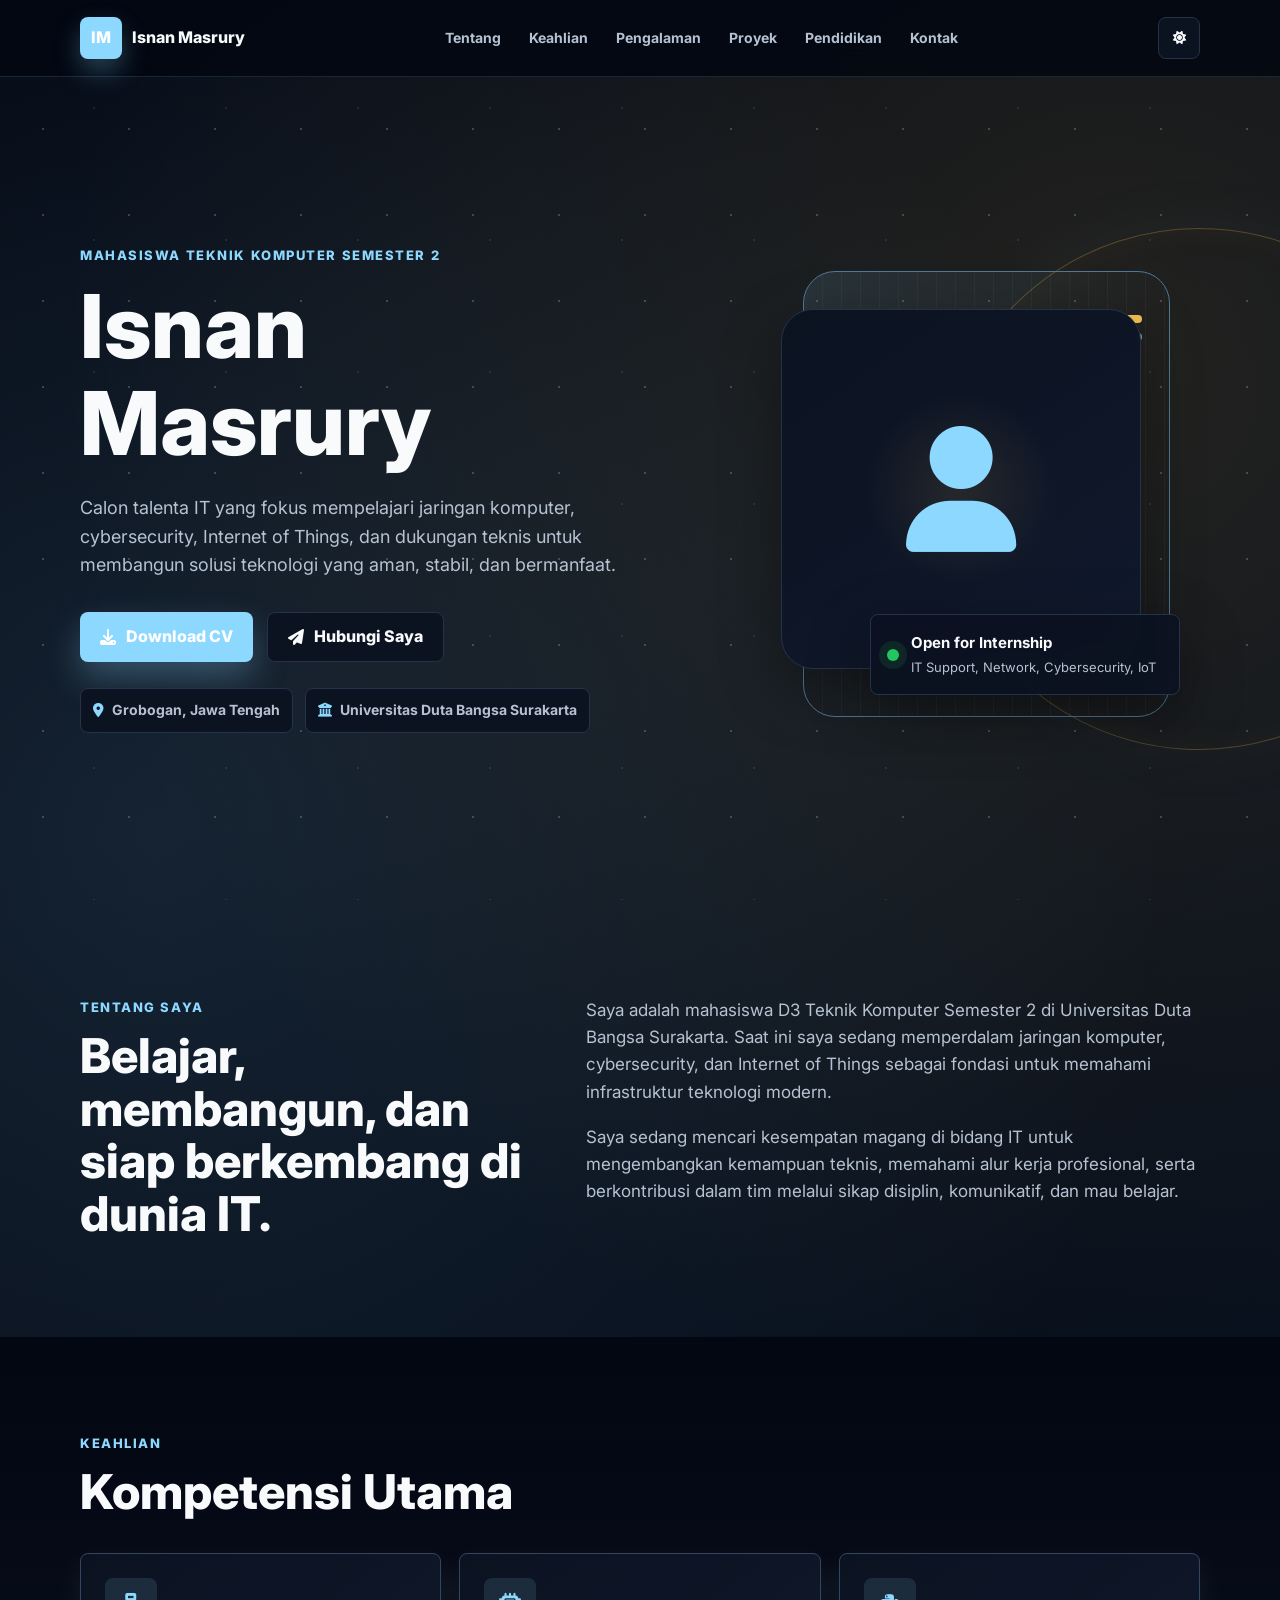
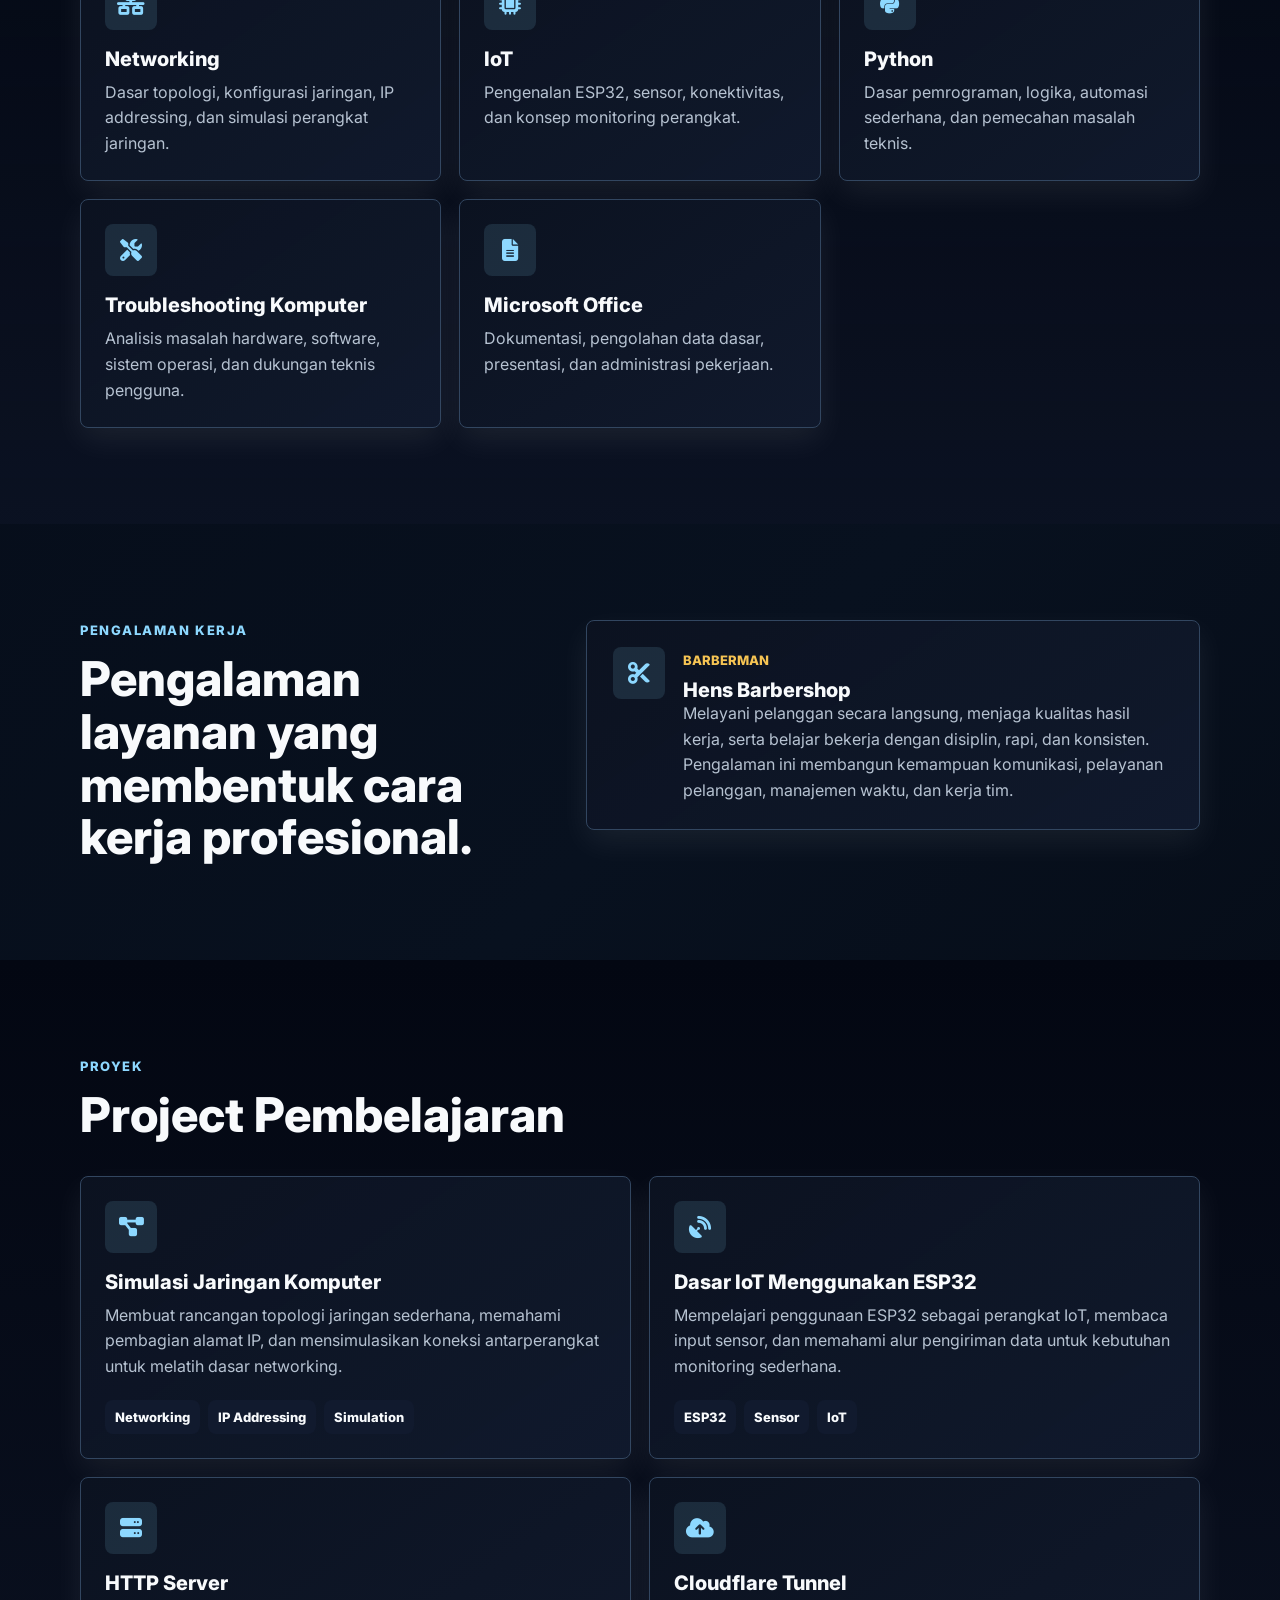
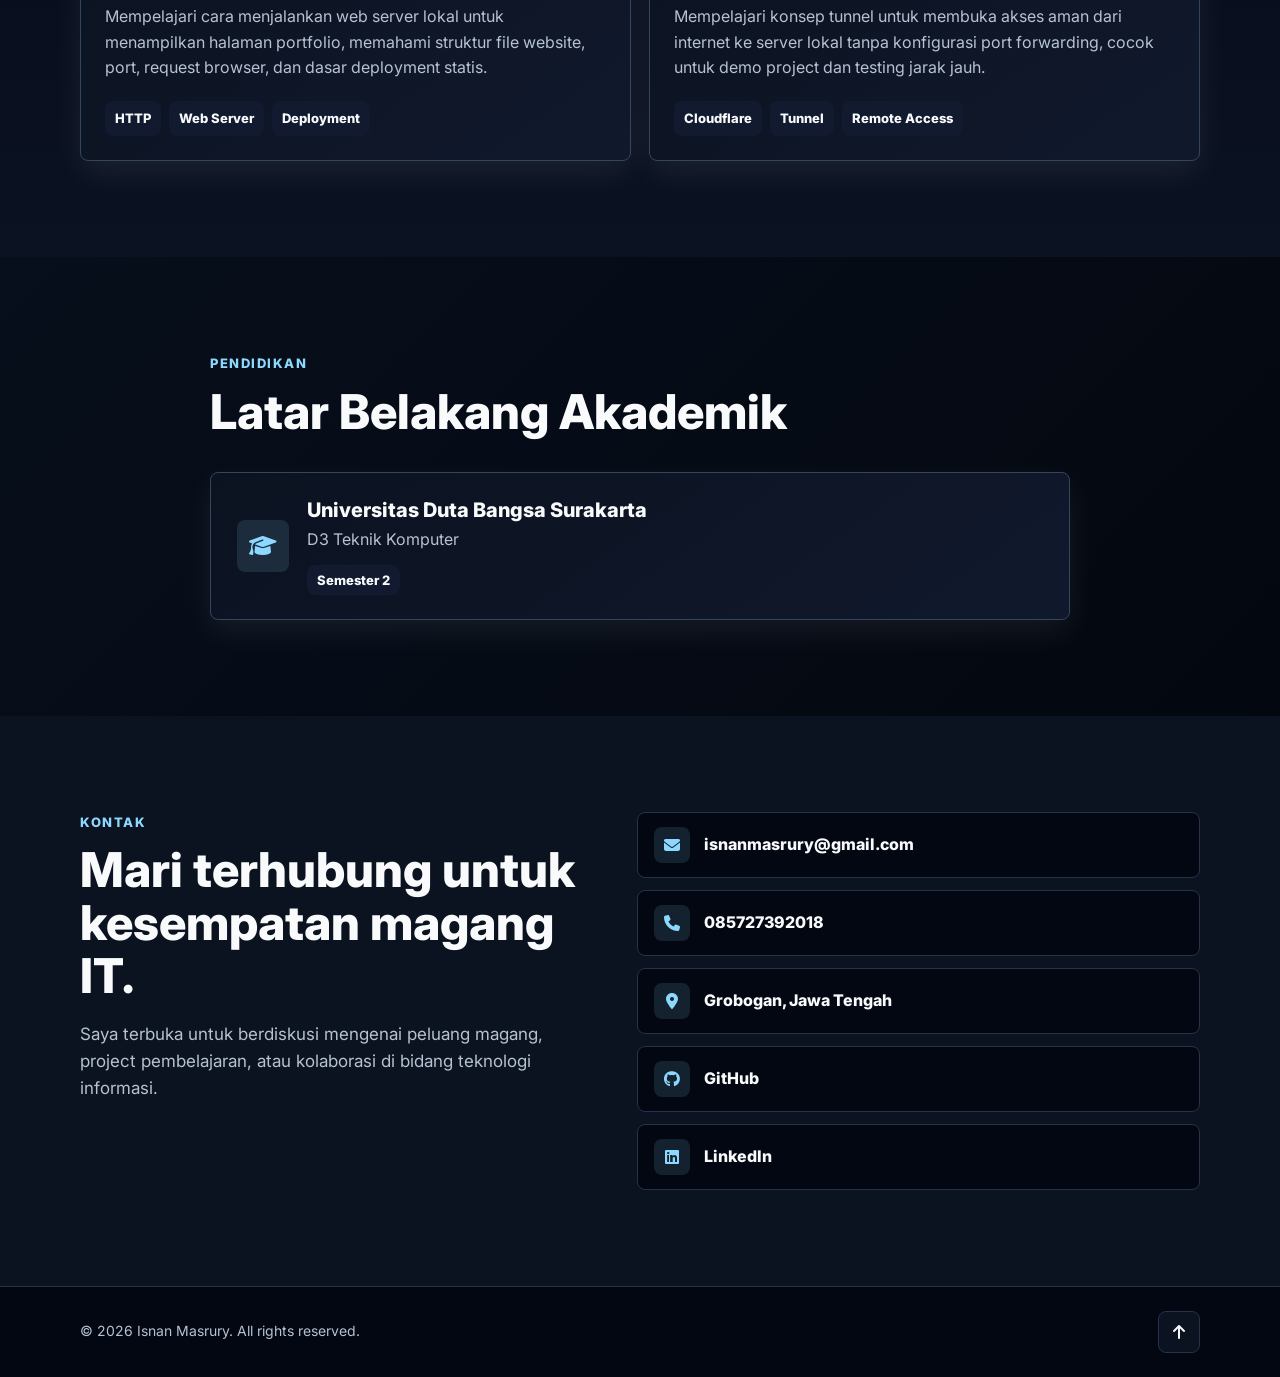
<file: index.html>
<!DOCTYPE html>
<html lang="id">
<head>
  <meta charset="UTF-8">
  <meta name="viewport" content="width=device-width, initial-scale=1.0, viewport-fit=cover">
  <title>Isnan Masrury | Portfolio</title>
  <meta name="description" content="Portfolio pribadi Isnan Masrury, mahasiswa D3 Teknik Komputer yang berfokus pada networking, cybersecurity, IoT, dan teknologi informasi.">
  <link rel="preconnect" href="https://fonts.googleapis.com">
  <link rel="preconnect" href="https://fonts.gstatic.com" crossorigin>
  <link href="https://fonts.googleapis.com/css2?family=Inter:wght@400;500;600;700;800&display=swap" rel="stylesheet">
  <link rel="stylesheet" href="https://cdnjs.cloudflare.com/ajax/libs/font-awesome/6.5.2/css/all.min.css">
  <link rel="stylesheet" href="style.css?v=interstellar-2">
</head>
<body>
  <header class="site-header" id="top">
    <nav class="navbar container" aria-label="Navigasi utama">
      <a href="#top" class="brand" aria-label="Beranda Isnan Masrury">
        <span class="brand-mark">IM</span>
        <span>Isnan Masrury</span>
      </a>

      <button class="nav-toggle" type="button" aria-label="Buka menu" aria-expanded="false">
        <i class="fa-solid fa-bars"></i>
      </button>

      <div class="nav-menu">
        <a href="#about">Tentang</a>
        <a href="#skills">Keahlian</a>
        <a href="#experience">Pengalaman</a>
        <a href="#projects">Proyek</a>
        <a href="#education">Pendidikan</a>
        <a href="#contact">Kontak</a>
      </div>

      <button class="theme-toggle" type="button" aria-label="Ganti mode gelap">
        <i class="fa-solid fa-moon"></i>
      </button>
    </nav>
  </header>

  <main>
    <section class="hero section">
      <div class="container hero-grid">
        <div class="hero-copy reveal">
          <p class="eyebrow">Mahasiswa Teknik Komputer Semester 2</p>
          <h1>Isnan Masrury</h1>
          <p class="hero-text">
            Calon talenta IT yang fokus mempelajari jaringan komputer, cybersecurity, Internet of Things,
            dan dukungan teknis untuk membangun solusi teknologi yang aman, stabil, dan bermanfaat.
          </p>
          <div class="hero-actions">
            <a class="btn btn-primary" href="cv-isnan-masrury.pdf" download="CV-Isnan-Masrury.pdf">
              <i class="fa-solid fa-download"></i>
              Download CV
            </a>
            <a class="btn btn-secondary" href="#contact">
              <i class="fa-solid fa-paper-plane"></i>
              Hubungi Saya
            </a>
          </div>
          <div class="hero-meta" aria-label="Informasi ringkas">
            <span><i class="fa-solid fa-location-dot"></i> Grobogan, Jawa Tengah</span>
            <span><i class="fa-solid fa-building-columns"></i> Universitas Duta Bangsa Surakarta</span>
          </div>
        </div>

        <div class="profile-panel reveal">
          <div class="profile-photo" aria-label="Foto profil placeholder">
            <i class="fa-solid fa-user"></i>
          </div>
          <div class="profile-card">
            <span class="status-dot"></span>
            <div>
              <strong>Open for Internship</strong>
              <p>IT Support, Network, Cybersecurity, IoT</p>
            </div>
          </div>
        </div>
      </div>
    </section>

    <section class="section" id="about">
      <div class="container split-section">
        <div class="section-heading reveal">
          <p class="eyebrow">Tentang Saya</p>
          <h2>Belajar, membangun, dan siap berkembang di dunia IT.</h2>
        </div>
        <div class="section-content reveal">
          <p>
            Saya adalah mahasiswa D3 Teknik Komputer Semester 2 di Universitas Duta Bangsa Surakarta.
            Saat ini saya sedang memperdalam jaringan komputer, cybersecurity, dan Internet of Things
            sebagai fondasi untuk memahami infrastruktur teknologi modern.
          </p>
          <p>
            Saya sedang mencari kesempatan magang di bidang IT untuk mengembangkan kemampuan teknis,
            memahami alur kerja profesional, serta berkontribusi dalam tim melalui sikap disiplin,
            komunikatif, dan mau belajar.
          </p>
        </div>
      </div>
    </section>

    <section class="section section-muted" id="skills">
      <div class="container">
        <div class="section-title reveal">
          <p class="eyebrow">Keahlian</p>
          <h2>Kompetensi Utama</h2>
        </div>
        <div class="skills-grid">
          <article class="skill-card reveal">
            <i class="fa-solid fa-network-wired"></i>
            <h3>Networking</h3>
            <p>Dasar topologi, konfigurasi jaringan, IP addressing, dan simulasi perangkat jaringan.</p>
          </article>
          <article class="skill-card reveal">
            <i class="fa-solid fa-microchip"></i>
            <h3>IoT</h3>
            <p>Pengenalan ESP32, sensor, konektivitas, dan konsep monitoring perangkat.</p>
          </article>
          <article class="skill-card reveal">
            <i class="fa-brands fa-python"></i>
            <h3>Python</h3>
            <p>Dasar pemrograman, logika, automasi sederhana, dan pemecahan masalah teknis.</p>
          </article>
          <article class="skill-card reveal">
            <i class="fa-solid fa-screwdriver-wrench"></i>
            <h3>Troubleshooting Komputer</h3>
            <p>Analisis masalah hardware, software, sistem operasi, dan dukungan teknis pengguna.</p>
          </article>
          <article class="skill-card reveal">
            <i class="fa-solid fa-file-lines"></i>
            <h3>Microsoft Office</h3>
            <p>Dokumentasi, pengolahan data dasar, presentasi, dan administrasi pekerjaan.</p>
          </article>
        </div>
      </div>
    </section>

    <section class="section" id="experience">
      <div class="container split-section">
        <div class="section-heading reveal">
          <p class="eyebrow">Pengalaman Kerja</p>
          <h2>Pengalaman layanan yang membentuk cara kerja profesional.</h2>
        </div>
        <article class="timeline-card reveal">
          <div class="timeline-icon">
            <i class="fa-solid fa-scissors"></i>
          </div>
          <div>
            <span class="timeline-label">Barberman</span>
            <h3>Hens Barbershop</h3>
            <p>
              Melayani pelanggan secara langsung, menjaga kualitas hasil kerja, serta belajar bekerja
              dengan disiplin, rapi, dan konsisten. Pengalaman ini membangun kemampuan komunikasi,
              pelayanan pelanggan, manajemen waktu, dan kerja tim.
            </p>
          </div>
        </article>
      </div>
    </section>

    <section class="section section-muted" id="projects">
      <div class="container">
        <div class="section-title reveal">
          <p class="eyebrow">Proyek</p>
          <h2>Project Pembelajaran</h2>
        </div>
        <div class="projects-grid">
          <article class="project-card reveal">
            <div class="project-icon">
              <i class="fa-solid fa-diagram-project"></i>
            </div>
            <h3>Simulasi Jaringan Komputer</h3>
            <p>
              Membuat rancangan topologi jaringan sederhana, memahami pembagian alamat IP, dan
              mensimulasikan koneksi antarperangkat untuk melatih dasar networking.
            </p>
            <div class="project-tags">
              <span>Networking</span>
              <span>IP Addressing</span>
              <span>Simulation</span>
            </div>
          </article>
          <article class="project-card reveal">
            <div class="project-icon">
              <i class="fa-solid fa-satellite-dish"></i>
            </div>
            <h3>Dasar IoT Menggunakan ESP32</h3>
            <p>
              Mempelajari penggunaan ESP32 sebagai perangkat IoT, membaca input sensor, dan memahami
              alur pengiriman data untuk kebutuhan monitoring sederhana.
            </p>
            <div class="project-tags">
              <span>ESP32</span>
              <span>Sensor</span>
              <span>IoT</span>
            </div>
          </article>
          <article class="project-card reveal">
            <div class="project-icon">
              <i class="fa-solid fa-server"></i>
            </div>
            <h3>HTTP Server</h3>
            <p>
              Mempelajari cara menjalankan web server lokal untuk menampilkan halaman portfolio,
              memahami struktur file website, port, request browser, dan dasar deployment statis.
            </p>
            <div class="project-tags">
              <span>HTTP</span>
              <span>Web Server</span>
              <span>Deployment</span>
            </div>
          </article>
          <article class="project-card reveal">
            <div class="project-icon">
              <i class="fa-solid fa-cloud-arrow-up"></i>
            </div>
            <h3>Cloudflare Tunnel</h3>
            <p>
              Mempelajari konsep tunnel untuk membuka akses aman dari internet ke server lokal
              tanpa konfigurasi port forwarding, cocok untuk demo project dan testing jarak jauh.
            </p>
            <div class="project-tags">
              <span>Cloudflare</span>
              <span>Tunnel</span>
              <span>Remote Access</span>
            </div>
          </article>
        </div>
      </div>
    </section>

    <section class="section" id="education">
      <div class="container education-wrap">
        <div class="section-title reveal">
          <p class="eyebrow">Pendidikan</p>
          <h2>Latar Belakang Akademik</h2>
        </div>
        <article class="education-card reveal">
          <div class="education-icon">
            <i class="fa-solid fa-graduation-cap"></i>
          </div>
          <div>
            <h3>Universitas Duta Bangsa Surakarta</h3>
            <p>D3 Teknik Komputer</p>
            <span>Semester 2</span>
          </div>
        </article>
      </div>
    </section>

    <section class="section contact-section" id="contact">
      <div class="container contact-grid">
        <div class="section-heading reveal">
          <p class="eyebrow">Kontak</p>
          <h2>Mari terhubung untuk kesempatan magang IT.</h2>
          <p>
            Saya terbuka untuk berdiskusi mengenai peluang magang, project pembelajaran, atau
            kolaborasi di bidang teknologi informasi.
          </p>
        </div>
        <div class="contact-list reveal">
          <a href="mailto:isnanmasrury@gmail.com">
            <i class="fa-solid fa-envelope"></i>
            <span>isnanmasrury@gmail.com</span>
          </a>
          <a href="tel:+6285727392018">
            <i class="fa-solid fa-phone"></i>
            <span>085727392018</span>
          </a>
          <a href="https://www.google.com/maps/search/Grobogan,+Jawa+Tengah" target="_blank" rel="noopener">
            <i class="fa-solid fa-location-dot"></i>
            <span>Grobogan, Jawa Tengah</span>
          </a>
          <a href="https://github.com/username" target="_blank" rel="noopener">
            <i class="fa-brands fa-github"></i>
            <span>GitHub</span>
          </a>
          <a href="https://www.linkedin.com/in/username" target="_blank" rel="noopener">
            <i class="fa-brands fa-linkedin"></i>
            <span>LinkedIn</span>
          </a>
        </div>
      </div>
    </section>
  </main>

  <footer class="footer">
    <div class="container footer-inner">
      <p>&copy; <span id="year"></span> Isnan Masrury. All rights reserved.</p>
      <a href="#top" aria-label="Kembali ke atas">
        <i class="fa-solid fa-arrow-up"></i>
      </a>
    </div>
  </footer>

  <script src="script.js?v=interstellar-2"></script>
</body>
</html>
</file>
<file: style.css>
:root {
  --bg: #f7f9fc;
  --surface: #ffffff;
  --surface-soft: #eef3f8;
  --text: #101828;
  --muted: #667085;
  --line: #d9e2ec;
  --primary: #0f766e;
  --primary-dark: #115e59;
  --accent: #f59e0b;
  --shadow: 0 20px 60px rgba(16, 24, 40, 0.12);
  --radius: 8px;
}

[data-theme="dark"] {
  --bg: #030712;
  --surface: #0b1220;
  --surface-soft: #111a2e;
  --text: #f8fafc;
  --muted: #b6c2d1;
  --line: #26324a;
  --primary: #8dd8ff;
  --primary-dark: #38bdf8;
  --accent: #f6c453;
  --shadow: 0 20px 60px rgba(0, 0, 0, 0.35);
}

* {
  box-sizing: border-box;
  margin: 0;
  padding: 0;
}

html {
  scroll-behavior: smooth;
}

body {
  min-height: 100vh;
  background:
    radial-gradient(circle at 12% 18%, color-mix(in srgb, var(--primary) 12%, transparent), transparent 26%),
    radial-gradient(circle at 86% 8%, rgba(246, 196, 83, 0.12), transparent 24%),
    linear-gradient(135deg, var(--bg) 0%, #08111f 52%, #02040a 100%);
  color: var(--text);
  font-family: "Inter", Arial, sans-serif;
  line-height: 1.6;
}

body::before {
  content: "";
  position: fixed;
  inset: 0;
  z-index: -1;
  pointer-events: none;
  background-image:
    radial-gradient(circle, rgba(255, 255, 255, 0.72) 0 1px, transparent 1px),
    radial-gradient(circle, rgba(141, 216, 255, 0.42) 0 1px, transparent 1px);
  background-position: 0 0, 28px 42px;
  background-size: 86px 86px, 132px 132px;
  opacity: 0.28;
}

a {
  color: inherit;
  text-decoration: none;
}

.container {
  width: min(1120px, calc(100% - 40px));
  margin: 0 auto;
}

.site-header {
  position: sticky;
  top: 0;
  z-index: 50;
  border-bottom: 1px solid color-mix(in srgb, var(--line) 70%, transparent);
  background: color-mix(in srgb, var(--bg) 88%, transparent);
  backdrop-filter: blur(18px);
}

.navbar {
  display: flex;
  align-items: center;
  justify-content: space-between;
  min-height: 76px;
  gap: 16px;
}

.brand {
  display: inline-flex;
  align-items: center;
  gap: 10px;
  font-weight: 800;
  letter-spacing: 0;
}

.brand-mark {
  display: grid;
  place-items: center;
  width: 42px;
  height: 42px;
  border-radius: var(--radius);
  background: var(--primary);
  color: #ffffff;
  box-shadow: 0 12px 26px color-mix(in srgb, var(--primary) 28%, transparent);
}

.nav-menu {
  display: flex;
  align-items: center;
  gap: 4px;
}

.nav-menu a {
  border-radius: var(--radius);
  color: var(--muted);
  font-size: 14px;
  font-weight: 700;
  padding: 10px 12px;
  transition: 0.25s ease;
}

.nav-menu a:hover {
  background: var(--surface-soft);
  color: var(--text);
}

.theme-toggle,
.nav-toggle,
.footer a {
  display: grid;
  place-items: center;
  width: 42px;
  height: 42px;
  border: 1px solid var(--line);
  border-radius: var(--radius);
  background: var(--surface);
  color: var(--text);
  cursor: pointer;
  transition: 0.25s ease;
}

.theme-toggle:hover,
.nav-toggle:hover,
.footer a:hover {
  transform: translateY(-2px);
  border-color: var(--primary);
  color: var(--primary);
}

.nav-toggle {
  display: none;
}

.section {
  padding: 96px 0;
}

.section-muted {
  background:
    linear-gradient(180deg, transparent, color-mix(in srgb, var(--surface-soft) 56%, transparent)),
    var(--bg);
}

.hero {
  position: relative;
  min-height: calc(100vh - 76px);
  display: flex;
  align-items: center;
  overflow: hidden;
}

.hero::before {
  content: "";
  position: absolute;
  right: -180px;
  top: 50%;
  width: 520px;
  height: 520px;
  border: 1px solid color-mix(in srgb, var(--accent) 48%, transparent);
  border-radius: 50%;
  transform: translateY(-50%) rotate(-18deg);
  box-shadow:
    inset 0 0 42px rgba(246, 196, 83, 0.08),
    0 0 80px rgba(141, 216, 255, 0.08);
  opacity: 0.55;
}

.hero-grid {
  display: grid;
  grid-template-columns: minmax(0, 1.1fr) minmax(300px, 0.9fr);
  align-items: center;
  gap: 56px;
}

.eyebrow {
  color: var(--primary);
  font-size: 13px;
  font-weight: 800;
  letter-spacing: 0.12em;
  margin-bottom: 12px;
  text-transform: uppercase;
}

h1,
h2,
h3 {
  color: var(--text);
  line-height: 1.1;
  letter-spacing: 0;
}

h1 {
  max-width: 780px;
  font-size: clamp(48px, 8vw, 88px);
  font-weight: 800;
}

h2 {
  font-size: clamp(30px, 4vw, 48px);
  font-weight: 800;
}

h3 {
  font-size: 20px;
  font-weight: 800;
}

p {
  color: var(--muted);
}

.hero-text {
  max-width: 660px;
  margin-top: 22px;
  font-size: 18px;
}

.hero-actions {
  display: flex;
  flex-wrap: wrap;
  gap: 14px;
  margin-top: 32px;
}

.btn {
  display: inline-flex;
  align-items: center;
  justify-content: center;
  min-height: 50px;
  gap: 10px;
  border-radius: var(--radius);
  font-weight: 800;
  padding: 0 20px;
  transition: 0.25s ease;
}

.btn-primary {
  background: var(--primary);
  color: #ffffff;
  box-shadow: 0 16px 34px color-mix(in srgb, var(--primary) 28%, transparent);
}

.btn-secondary {
  border: 1px solid var(--line);
  background: var(--surface);
  color: var(--text);
}

.btn:hover {
  transform: translateY(-3px);
}

.btn-primary:hover {
  background: var(--primary-dark);
}

.btn-secondary:hover {
  border-color: var(--primary);
  color: var(--primary);
}

.hero-meta {
  display: flex;
  flex-wrap: wrap;
  gap: 12px;
  margin-top: 26px;
}

.hero-meta span {
  display: inline-flex;
  align-items: center;
  gap: 8px;
  border: 1px solid var(--line);
  border-radius: var(--radius);
  background: var(--surface);
  color: var(--muted);
  font-size: 14px;
  font-weight: 700;
  padding: 10px 12px;
}

.hero-meta i {
  color: var(--primary);
}

.profile-panel {
  position: relative;
  display: grid;
  place-items: center;
  min-height: 520px;
}

.profile-panel::before,
.profile-panel::after {
  content: "";
  position: absolute;
}

.profile-panel::before {
  inset: 42px 30px 32px 82px;
  border: 1px solid color-mix(in srgb, var(--primary) 42%, var(--line));
  border-radius: 32px;
  background:
    linear-gradient(135deg, color-mix(in srgb, var(--primary) 12%, transparent), transparent 52%),
    repeating-linear-gradient(90deg, transparent 0 18px, rgba(255, 255, 255, 0.035) 18px 19px);
}

.profile-panel::after {
  top: 86px;
  right: 58px;
  width: 72px;
  height: 8px;
  border-radius: 999px;
  background: var(--accent);
  box-shadow: 0 18px 0 color-mix(in srgb, var(--primary) 74%, transparent);
}

.profile-photo {
  position: relative;
  z-index: 1;
  display: grid;
  place-items: center;
  width: min(360px, 80vw);
  aspect-ratio: 1;
  border: 1px solid var(--line);
  border-radius: 32px;
  background:
    radial-gradient(circle at 50% 50%, rgba(246, 196, 83, 0.10), transparent 38%),
    linear-gradient(145deg, color-mix(in srgb, var(--surface) 86%, transparent), color-mix(in srgb, var(--surface-soft) 90%, transparent)),
    var(--surface);
  box-shadow: var(--shadow);
  overflow: hidden;
}

.profile-photo i {
  color: var(--primary);
  font-size: 126px;
}

.profile-card {
  position: absolute;
  z-index: 2;
  right: 20px;
  bottom: 54px;
  display: flex;
  align-items: center;
  gap: 12px;
  width: min(310px, 88%);
  border: 1px solid var(--line);
  border-radius: var(--radius);
  background: color-mix(in srgb, var(--surface) 92%, transparent);
  box-shadow: var(--shadow);
  padding: 16px;
  backdrop-filter: blur(14px);
}

.profile-card strong {
  display: block;
  font-size: 15px;
}

.profile-card p {
  font-size: 13px;
  margin-top: 2px;
}

.status-dot {
  width: 12px;
  height: 12px;
  border-radius: 999px;
  background: #22c55e;
  box-shadow: 0 0 0 8px rgba(34, 197, 94, 0.12);
  flex: 0 0 auto;
}

.split-section {
  display: grid;
  grid-template-columns: minmax(240px, 0.85fr) minmax(0, 1.15fr);
  gap: 52px;
  align-items: start;
}

.section-content {
  display: grid;
  gap: 18px;
  font-size: 17px;
}

.section-title {
  max-width: 720px;
  margin-bottom: 34px;
}

.skills-grid,
.projects-grid {
  display: grid;
  grid-template-columns: repeat(3, minmax(0, 1fr));
  gap: 18px;
}

.skill-card,
.project-card,
.timeline-card,
.education-card {
  border: 1px solid color-mix(in srgb, var(--line) 88%, var(--primary));
  border-radius: var(--radius);
  background:
    linear-gradient(145deg, color-mix(in srgb, var(--surface) 94%, transparent), color-mix(in srgb, var(--surface-soft) 88%, transparent)),
    var(--surface);
  box-shadow: 0 12px 32px color-mix(in srgb, var(--text) 7%, transparent);
  transition: 0.25s ease;
}

.skill-card,
.project-card {
  padding: 24px;
}

.skill-card:hover,
.project-card:hover,
.timeline-card:hover,
.education-card:hover {
  transform: translateY(-6px);
  border-color: color-mix(in srgb, var(--primary) 55%, var(--line));
  box-shadow: var(--shadow);
}

.skill-card i,
.project-icon,
.timeline-icon,
.education-icon {
  display: grid;
  place-items: center;
  width: 52px;
  height: 52px;
  border-radius: var(--radius);
  background: color-mix(in srgb, var(--primary) 12%, transparent);
  color: var(--primary);
  font-size: 22px;
  margin-bottom: 18px;
}

.skill-card h3,
.project-card h3 {
  margin-bottom: 10px;
}

.timeline-card,
.education-card {
  display: flex;
  gap: 18px;
  padding: 26px;
}

.timeline-icon,
.education-icon {
  margin-bottom: 0;
  flex: 0 0 auto;
}

.timeline-label {
  display: inline-block;
  color: var(--accent);
  font-size: 13px;
  font-weight: 800;
  margin-bottom: 8px;
  text-transform: uppercase;
}

.projects-grid {
  grid-template-columns: repeat(2, minmax(0, 1fr));
}

.project-card p {
  margin-top: 10px;
}

.project-tags {
  display: flex;
  flex-wrap: wrap;
  gap: 8px;
  margin-top: 20px;
}

.project-tags span,
.education-card span {
  border-radius: var(--radius);
  background: var(--surface-soft);
  color: var(--text);
  font-size: 13px;
  font-weight: 800;
  padding: 7px 10px;
}

.education-wrap {
  max-width: 860px;
}

.education-card {
  align-items: center;
}

.education-card p {
  margin: 6px 0 14px;
}

.contact-section {
  background: var(--surface);
}

.contact-grid {
  display: grid;
  grid-template-columns: minmax(0, 0.95fr) minmax(300px, 1.05fr);
  gap: 48px;
  align-items: start;
}

.contact-grid .section-heading p:not(.eyebrow) {
  margin-top: 18px;
  font-size: 17px;
}

.contact-list {
  display: grid;
  gap: 12px;
}

.contact-list a {
  display: flex;
  align-items: center;
  gap: 14px;
  min-height: 62px;
  border: 1px solid var(--line);
  border-radius: var(--radius);
  background: var(--bg);
  color: var(--text);
  font-weight: 800;
  padding: 14px 16px;
  transition: 0.25s ease;
}

.contact-list a:hover {
  transform: translateX(6px);
  border-color: var(--primary);
  color: var(--primary);
}

.contact-list i {
  display: grid;
  place-items: center;
  width: 36px;
  height: 36px;
  border-radius: var(--radius);
  background: color-mix(in srgb, var(--primary) 12%, transparent);
  color: var(--primary);
  flex: 0 0 auto;
}

.footer {
  border-top: 1px solid var(--line);
  background: var(--bg);
  padding: 24px 0;
}

.footer-inner {
  display: flex;
  align-items: center;
  justify-content: space-between;
  gap: 16px;
}

.footer p {
  font-size: 14px;
}

.reveal {
  opacity: 0;
  transform: translateY(22px);
  transition: opacity 0.65s ease, transform 0.65s ease;
}

.reveal.visible {
  opacity: 1;
  transform: translateY(0);
}

@media (max-width: 920px) {
  .nav-toggle {
    display: grid;
  }

  .nav-menu {
    position: absolute;
    top: 76px;
    left: 20px;
    right: 20px;
    display: grid;
    gap: 6px;
    border: 1px solid var(--line);
    border-radius: var(--radius);
    background: var(--surface);
    box-shadow: var(--shadow);
    padding: 10px;
    opacity: 0;
    pointer-events: none;
    transform: translateY(-8px);
    transition: 0.25s ease;
  }

  .nav-menu.active {
    opacity: 1;
    pointer-events: auto;
    transform: translateY(0);
  }

  .nav-menu a {
    padding: 12px;
  }

  .hero {
    min-height: auto;
    padding-top: 72px;
  }

  .hero-grid,
  .split-section,
  .contact-grid {
    grid-template-columns: 1fr;
  }

  .profile-panel {
    min-height: 430px;
  }

  .skills-grid {
    grid-template-columns: repeat(2, minmax(0, 1fr));
  }
}

@media (max-width: 640px) {
  .container {
    width: min(100% - 28px, 1120px);
  }

  .section {
    padding: 64px 0;
  }

  .navbar {
    min-height: 68px;
  }

  .brand span:last-child {
    display: none;
  }

  .nav-menu {
    top: 68px;
    left: 14px;
    right: 14px;
  }

  h1 {
    font-size: 42px;
    line-height: 1.04;
    overflow-wrap: anywhere;
  }

  h2 {
    font-size: 30px;
  }

  .hero-text {
    font-size: 16px;
  }

  .hero-actions,
  .hero-actions .btn {
    width: 100%;
  }

  .hero-meta {
    display: grid;
  }

  .profile-panel {
    min-height: 340px;
  }

  .profile-photo {
    width: min(285px, 82vw);
    border-radius: 24px;
  }

  .profile-photo i {
    font-size: 94px;
  }

  .profile-panel::before {
    inset: 34px 18px 30px 42px;
    border-radius: 24px;
  }

  .profile-panel::after {
    top: 58px;
    right: 34px;
    width: 56px;
  }

  .profile-card {
    left: 0;
    right: 0;
    bottom: 20px;
    margin: auto;
  }

  .skills-grid,
  .projects-grid {
    grid-template-columns: 1fr;
  }

  .timeline-card,
  .education-card {
    flex-direction: column;
  }

  .contact-list a {
    align-items: flex-start;
    overflow-wrap: anywhere;
  }
}

@media (max-width: 420px) {
  .container {
    width: min(100% - 24px, 1120px);
  }

  .hero {
    padding-top: 52px;
  }

  h1 {
    font-size: 38px;
  }

  h2 {
    font-size: 27px;
  }

  .btn {
    min-height: 48px;
    padding: 0 16px;
  }

  .hero-meta span,
  .contact-list a {
    font-size: 14px;
  }

  .skill-card,
  .project-card,
  .timeline-card,
  .education-card {
    padding: 20px;
  }

  .profile-card {
    width: 94%;
  }
}
</file>
